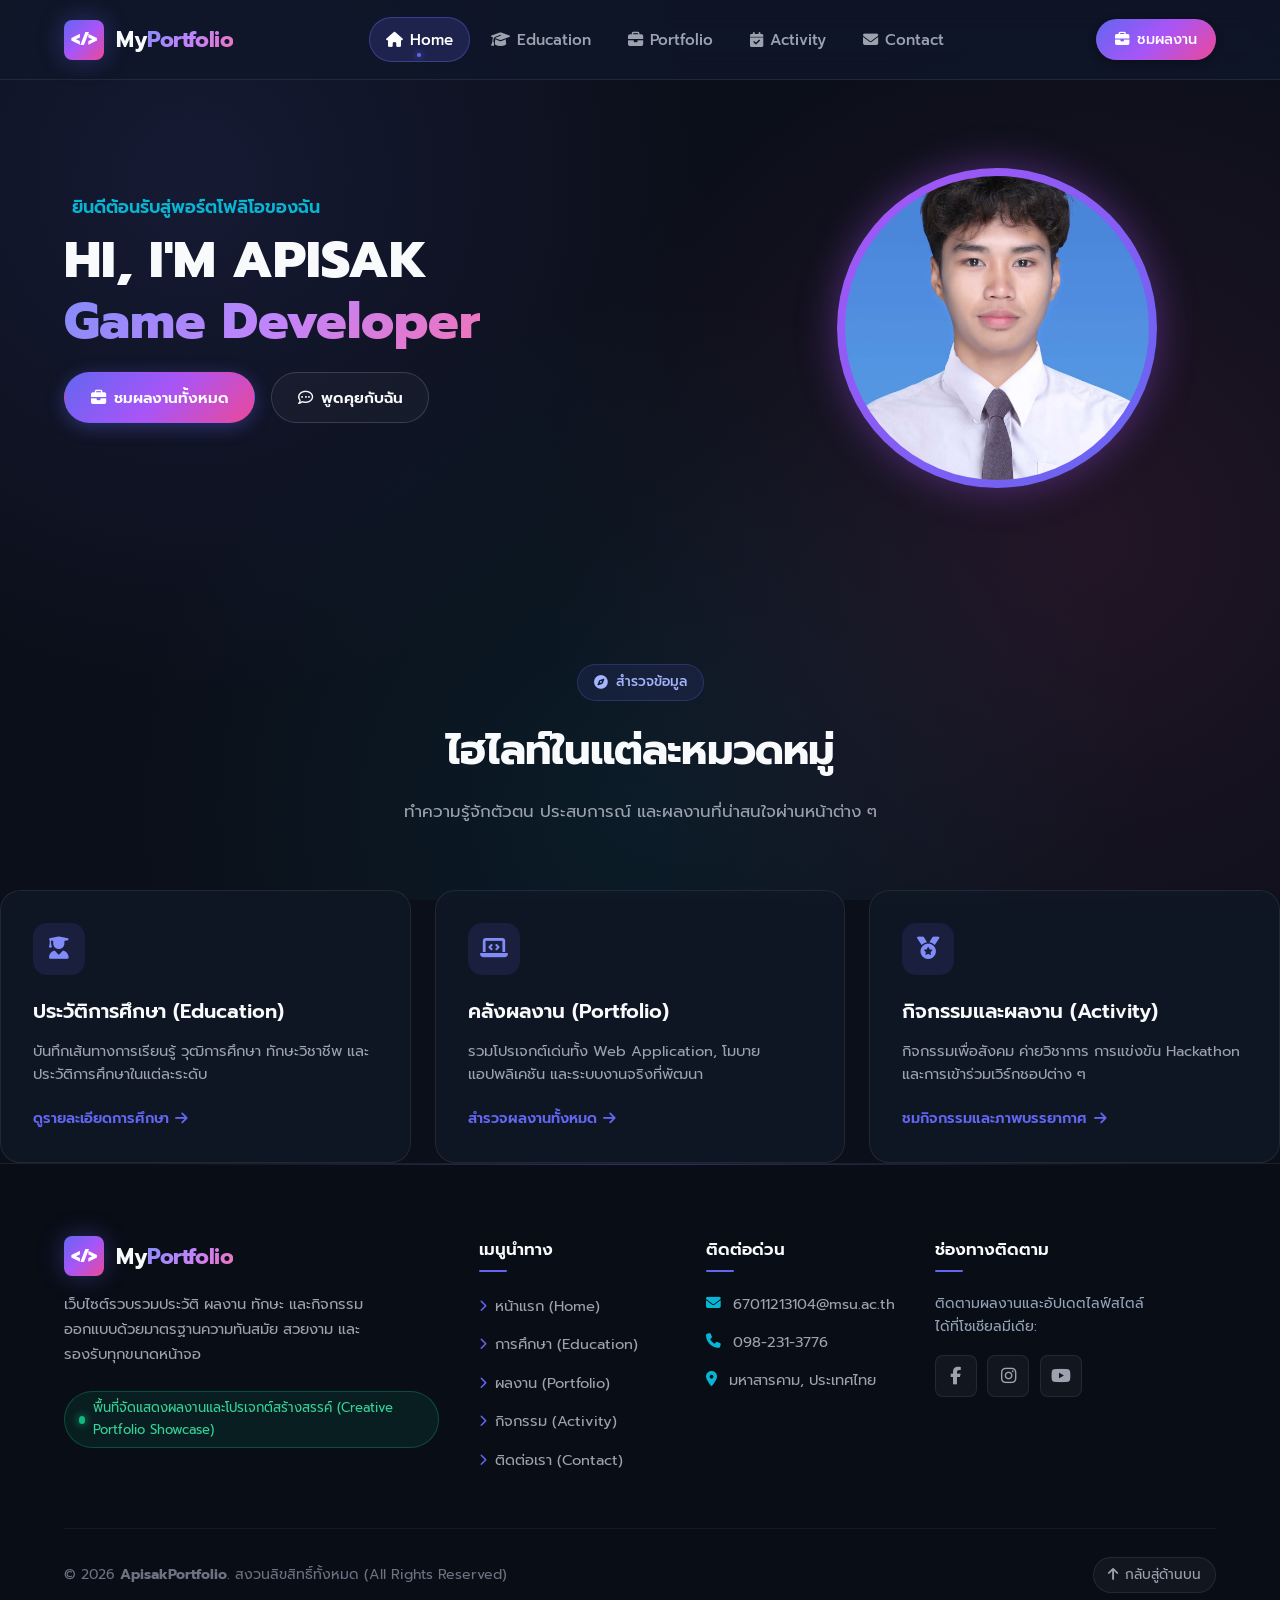
<file: Web portfolio/index.html>
<!DOCTYPE html>
<html lang="th">

<head>
  <meta charset="UTF-8">
  <meta name="viewport" content="width=device-width, initial-scale=1.0">
  <title>หน้าแรก (Home) | Modern Portfolio</title>
  <!-- Google Fonts & Font Awesome Icons -->
  <link rel="stylesheet" href="https://cdnjs.cloudflare.com/ajax/libs/font-awesome/6.5.1/css/all.min.css">
  <link rel="stylesheet" href="css/style.css">
</head>

<body>

  <!-- ================= HEADER & MENU BAR (SHARED) ================= -->
  <header class="site-header">
    <div class="container nav-container">
      <a href="index.html" class="brand-logo">
        <span class="logo-badge">&lt;/&gt;</span>
        <span class="logo-text">My<span>Portfolio</span></span>
      </a>

      <!-- Menu Bar Navigation -->
      <nav class="main-nav" aria-label="Main Navigation">
        <ul class="nav-links">
          <li><a href="index.html" class="nav-link active"><i class="fa-solid fa-house"></i> Home</a></li>
          <li><a href="education.html" class="nav-link"><i class="fa-solid fa-graduation-cap"></i> Education</a></li>
          <li><a href="portfolio.html" class="nav-link"><i class="fa-solid fa-briefcase"></i> Portfolio</a></li>
          <li><a href="activity.html" class="nav-link"><i class="fa-solid fa-calendar-check"></i> Activity</a></li>
          <li><a href="contact.html" class="nav-link"><i class="fa-solid fa-envelope"></i> Contact</a></li>
        </ul>
      </nav>

      <div class="nav-actions">
        <a href="portfolio.html" class="btn-contact-nav">
          <i class="fa-solid fa-briefcase"></i> ชมผลงาน
        </a>
        <button class="mobile-toggle" aria-label="Toggle navigation menu">
          <i class="fa-solid fa-bars"></i>
        </button>
      </div>
    </div>
  </header>

  <!-- ================= MAIN CONTENT (HOME) ================= -->
  <main class="main-content">
    <div class="container">

      <!-- Hero Section -->
      <section class="hero-section">
        <div class="hero-text">
          <div class="hero-greeting">
            <i class="fa-solid fa-hand-wave"></i> ยินดีต้อนรับสู่พอร์ตโฟลิโอของฉัน
          </div>
          <h1 class="hero-title">
            HI, I'M APISAK <br>
            <span class="highlight">Game Developer</span>
          </h1>

          <div class="hero-cta">
            <a href="portfolio.html" class="btn btn-primary">
              <i class="fa-solid fa-briefcase"></i> ชมผลงานทั้งหมด
            </a>
            <a href="contact.html" class="btn btn-outline">
              <i class="fa-regular fa-comment-dots"></i> พูดคุยกับฉัน
            </a>
          </div>
        </div>

        <div class="hero-visual">
          <div class="avatar-wrapper">
            <img src="pic/me3.jpg" alt="Profile" class="avatar-img">
          </div>
        </div>
    </div>
    </section>

    </div>
  </main>

  <!-- Quick Highlights Grid -->
  <section class="quick-highlights">
    <div class="page-header" style="padding-top: 1rem; margin-bottom: 2rem;">
      <span class="page-badge"><i class="fa-solid fa-compass"></i> สำรวจข้อมูล</span>
      <h2 class="page-title">ไฮไลท์ในแต่ละหมวดหมู่</h2>
      <p class="page-subtitle">ทำความรู้จักตัวตน ประสบการณ์ และผลงานที่น่าสนใจผ่านหน้าต่าง ๆ</p>
    </div>

    <div class="quick-features-grid">
      <!-- Card 1: Education -->
      <div class="feature-card">
        <div class="feature-icon"><i class="fa-solid fa-user-graduate"></i></div>
        <h3>ประวัติการศึกษา (Education)</h3>
        <p>บันทึกเส้นทางการเรียนรู้ วุฒิการศึกษา ทักษะวิชาชีพ และประวัติการศึกษาในแต่ละระดับ</p>
        <a href="education.html" class="card-link">ดูรายละเอียดการศึกษา <i class="fa-solid fa-arrow-right"></i></a>
      </div>

      <!-- Card 2: Portfolio -->
      <div class="feature-card">
        <div class="feature-icon"><i class="fa-solid fa-laptop-code"></i></div>
        <h3>คลังผลงาน (Portfolio)</h3>
        <p>รวมโปรเจกต์เด่นทั้ง Web Application, โมบายแอปพลิเคชัน และระบบงานจริงที่พัฒนา</p>
        <a href="portfolio.html" class="card-link">สำรวจผลงานทั้งหมด <i class="fa-solid fa-arrow-right"></i></a>
      </div>

      <!-- Card 3: Activity -->
      <div class="feature-card">
        <div class="feature-icon"><i class="fa-solid fa-medal"></i></div>
        <h3>กิจกรรมและผลงาน (Activity)</h3>
        <p>กิจกรรมเพื่อสังคม ค่ายวิชาการ การแข่งขัน Hackathon และการเข้าร่วมเวิร์กชอปต่าง ๆ</p>
        <a href="activity.html" class="card-link">ชมกิจกรรมและภาพบรรยากาศ <i class="fa-solid fa-arrow-right"></i></a>
      </div>
    </div>
  </section>

  </div>
  </main>

  <!-- ================= FOOTER (SHARED) ================= -->
  <footer class="site-footer">
    <div class="container">
      <div class="footer-grid">

        <!-- Column 1: Brand & Bio -->
        <div class="footer-col-brand">
          <a href="index.html" class="brand-logo">
            <span class="logo-badge">&lt;/&gt;</span>
            <span class="logo-text">My<span>Portfolio</span></span>
          </a>
          <p class="footer-desc">
            เว็บไซต์รวบรวมประวัติ ผลงาน ทักษะ และกิจกรรม ออกแบบด้วยมาตรฐานความทันสมัย สวยงาม และรองรับทุกขนาดหน้าจอ
          </p>
          <div class="footer-badge-status">
            <span class="status-dot"></span> พื้นที่จัดแสดงผลงานและโปรเจกต์สร้างสรรค์ (Creative Portfolio Showcase)
          </div>
        </div>

        <!-- Column 2: Navigation Links -->
        <div class="footer-col">
          <h4 class="footer-title">เมนูนำทาง</h4>
          <ul class="footer-links-list">
            <li class="footer-link-item"><a href="index.html"><i class="fa-solid fa-chevron-right"></i> หน้าแรก
                (Home)</a></li>
            <li class="footer-link-item"><a href="education.html"><i class="fa-solid fa-chevron-right"></i> การศึกษา
                (Education)</a></li>
            <li class="footer-link-item"><a href="portfolio.html"><i class="fa-solid fa-chevron-right"></i> ผลงาน
                (Portfolio)</a></li>
            <li class="footer-link-item"><a href="activity.html"><i class="fa-solid fa-chevron-right"></i> กิจกรรม
                (Activity)</a></li>
            <li class="footer-link-item"><a href="contact.html"><i class="fa-solid fa-chevron-right"></i> ติดต่อเรา
                (Contact)</a></li>
          </ul>
        </div>

        <!-- Column 3: Contact Info -->
        <div class="footer-col">
          <h4 class="footer-title">ติดต่อด่วน</h4>
          <div class="footer-contact-info">
            <div class="contact-info-item">
              <i class="fa-solid fa-envelope"></i>
              <span>67011213104@msu.ac.th</span>
            </div>
            <div class="contact-info-item">
              <i class="fa-solid fa-phone"></i>
              <span>098-231-3776</span>
            </div>
            <div class="contact-info-item">
              <i class="fa-solid fa-location-dot"></i>
              <span>มหาสารคาม, ประเทศไทย</span>
            </div>
          </div>
        </div>

        <!-- Column 4: Social Media -->
        <div class="footer-col">
          <h4 class="footer-title">ช่องทางติดตาม</h4>
          <p style="color: #94a3b8; font-size: 0.88rem; font-weight: normal; margin-bottom: 1rem;">
            ติดตามผลงานและอัปเดตไลฟ์สไตล์<br>ได้ที่โซเชียลมีเดีย:
          </p>
          <div class="social-links">
            <a href="https://facebook.com" target="_blank" rel="noopener noreferrer" class="social-btn facebook"
              title="Facebook">
              <i class="fa-brands fa-facebook-f"></i>
            </a>
            <a href="https://www.instagram.com/_n0ahhhhhh/" target="_blank" rel="noopener noreferrer"
              class="social-btn instagram" title="Instagram">
              <i class="fa-brands fa-instagram"></i>
            </a>
            <a href="https://youtube.com" target="_blank" rel="noopener noreferrer" class="social-btn youtube"
              title="YouTube">
              <i class="fa-brands fa-youtube"></i>
            </a>
          </div>
        </div>

      </div>

      <!-- Footer Bottom (Copyright) -->
      <div class="footer-bottom">
        <div class="copyright-text">
          &copy; 2026 <strong>ApisakPortfolio</strong>. สงวนลิขสิทธิ์ทั้งหมด (All Rights Reserved)
        </div>
        <button id="backToTopBtn" class="back-to-top">
          <i class="fa-solid fa-arrow-up"></i> กลับสู่ด้านบน
        </button>
      </div>
    </div>
  </footer>

  <script src="js/main.js"></script>
</body>

</html>
</file>
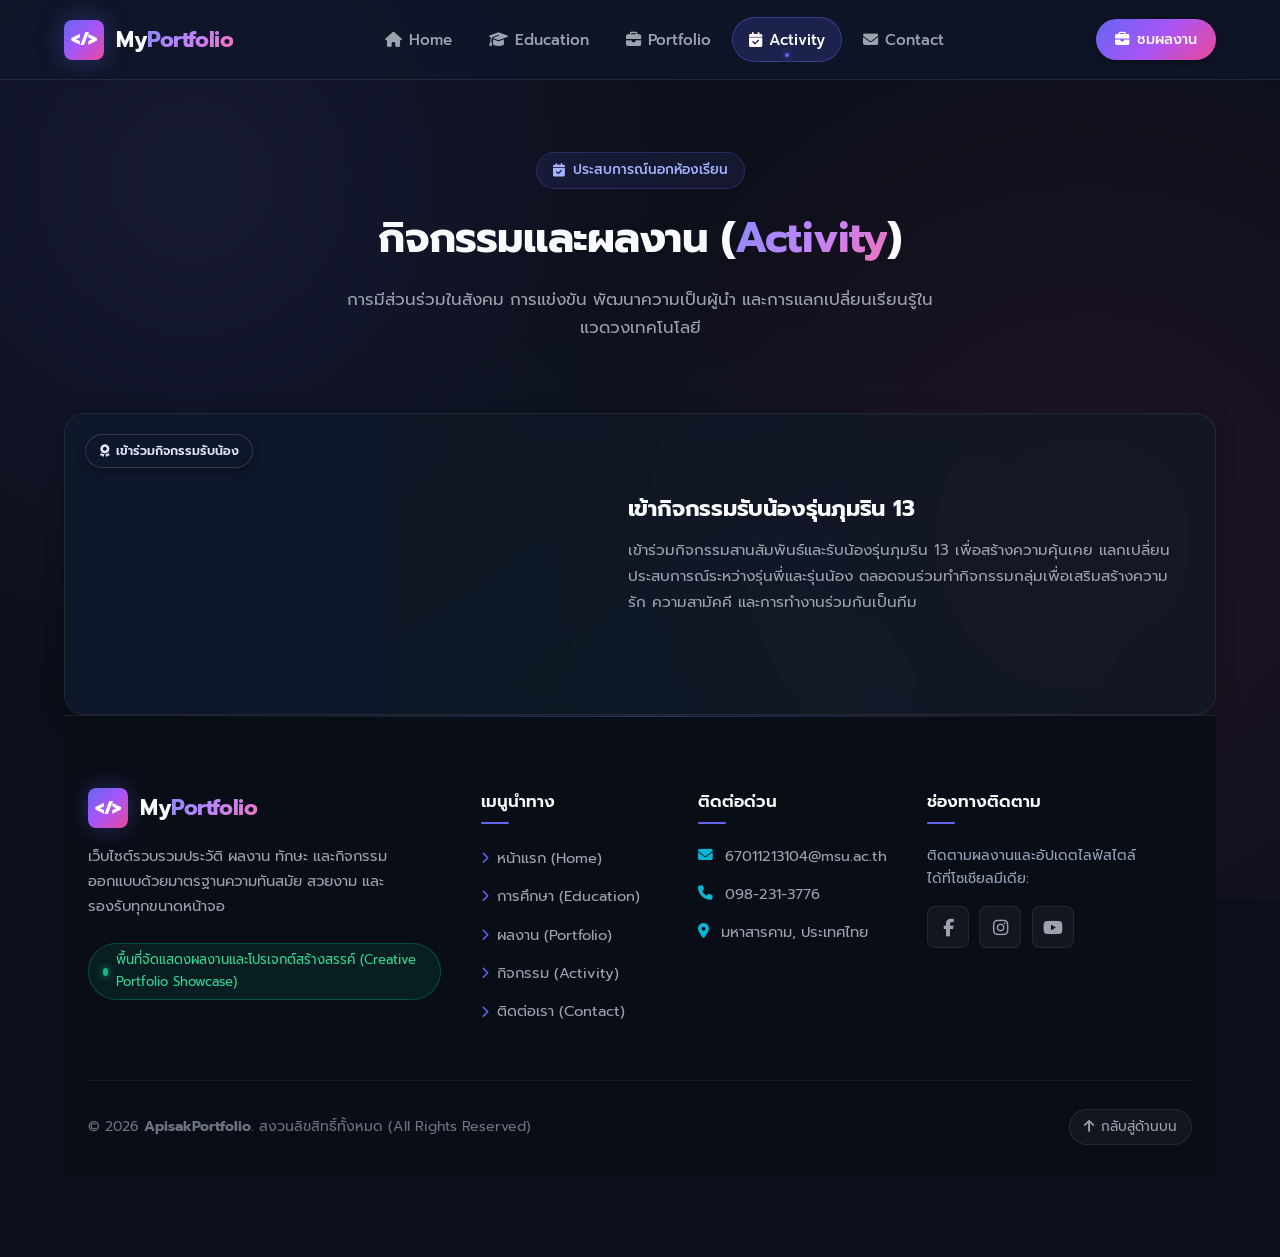
<file: Web portfolio/activity.html>
<!DOCTYPE html>
<html lang="th">

<head>
  <meta charset="UTF-8">
  <meta name="viewport" content="width=device-width, initial-scale=1.0">
  <title>กิจกรรมและประสบการณ์ (Activity) | Modern Portfolio</title>
  <!-- Google Fonts & Font Awesome Icons -->
  <link rel="stylesheet" href="https://cdnjs.cloudflare.com/ajax/libs/font-awesome/6.5.1/css/all.min.css">
  <link rel="stylesheet" href="css/style.css">
</head>

<body>

  <!-- ================= HEADER & MENU BAR (SHARED) ================= -->
  <header class="site-header">
    <div class="container nav-container">
      <a href="index.html" class="brand-logo">
        <span class="logo-badge">&lt;/&gt;</span>
        <span class="logo-text">My<span>Portfolio</span></span>
      </a>

      <!-- Menu Bar Navigation -->
      <nav class="main-nav" aria-label="Main Navigation">
        <ul class="nav-links">
          <li><a href="index.html" class="nav-link"><i class="fa-solid fa-house"></i> Home</a></li>
          <li><a href="education.html" class="nav-link"><i class="fa-solid fa-graduation-cap"></i> Education</a></li>
          <li><a href="portfolio.html" class="nav-link"><i class="fa-solid fa-briefcase"></i> Portfolio</a></li>
          <li><a href="activity.html" class="nav-link active"><i class="fa-solid fa-calendar-check"></i> Activity</a>
          </li>
          <li><a href="contact.html" class="nav-link"><i class="fa-solid fa-envelope"></i> Contact</a></li>
        </ul>
      </nav>

      <div class="nav-actions">
        <a href="portfolio.html" class="btn-contact-nav">
          <i class="fa-solid fa-briefcase"></i> ชมผลงาน
        </a>
        <button class="mobile-toggle" aria-label="Toggle navigation menu">
          <i class="fa-solid fa-bars"></i>
        </button>
      </div>
    </div>
  </header>

  <!-- ================= MAIN CONTENT (ACTIVITY) ================= -->
  <main class="main-content">
    <div class="container">

      <!-- Page Header Banner -->
      <div class="page-header">
        <span class="page-badge"><i class="fa-solid fa-calendar-check"></i> ประสบการณ์นอกห้องเรียน</span>
        <h1 class="page-title">กิจกรรมและผลงาน (<span>Activity</span>)</h1>
        <p class="page-subtitle">การมีส่วนร่วมในสังคม การแข่งขัน พัฒนาความเป็นผู้นำ
          และการแลกเปลี่ยนเรียนรู้ในแวดวงเทคโนโลยี</p>
      </div>

      <!-- Activity List (Paired Image & Description Layout) -->
      <div class="activity-list">

        <!-- Activity 1 -->
        <article class="activity-paired-card">
          <!-- วางทับบรรทัด <div class="activity-img-wrapper"> เดิม -->
          <div class="activity-img-wrapper" style="max-width: 320px; width: 100%; flex-shrink: 0;">
            <!-- แท็ก <video> ด้านล่างนี้เก็บไว้เหมือนเดิมได้เลย -->
            <video autoplay loop muted playsinline class="activity-img">
              <source src="pic/vidio.mp4" type="video/mp4">
              เบราว์เซอร์ของคุณไม่รองรับการเล่นวิดีโอ
            </video>
            <div class="activity-img-overlay"></div>
            <span class="activity-img-badge">
              <i class="fa-solid fa-award"></i> เข้าร่วมกิจกรรมรับน้อง
            </span>
          </div>
          <div class="activity-content">

            <h2 class="activity-title">เข้ากิจกรรมรับน้องรุ่นภุมริน 13
              </span></h2>
            <p class="activity-desc">
              เข้าร่วมกิจกรรมสานสัมพันธ์และรับน้องรุ่นภุมริน 13 เพื่อสร้างความคุ้นเคย
              แลกเปลี่ยนประสบการณ์ระหว่างรุ่นพี่และรุ่นน้อง ตลอดจนร่วมทำกิจกรรมกลุ่มเพื่อเสริมสร้างความรัก ความสามัคคี
              และการทำงานร่วมกันเป็นทีม
            </p>
            </p>
          </div>
        </article>

        

        <!-- ================= FOOTER (SHARED) ================= -->
        <footer class="site-footer">
          <div class="container">
            <div class="footer-grid">

              <!-- Column 1: Brand & Bio -->
              <div class="footer-col-brand">
                <a href="index.html" class="brand-logo">
                  <span class="logo-badge">&lt;/&gt;</span>
                  <span class="logo-text">My<span>Portfolio</span></span>
                </a>
                <p class="footer-desc">
                  เว็บไซต์รวบรวมประวัติ ผลงาน ทักษะ และกิจกรรม ออกแบบด้วยมาตรฐานความทันสมัย สวยงาม
                  และรองรับทุกขนาดหน้าจอ
                </p>
                <div class="footer-badge-status">
                  <span class="status-dot"></span> พื้นที่จัดแสดงผลงานและโปรเจกต์สร้างสรรค์ (Creative Portfolio
                  Showcase)
                </div>
              </div>

              <!-- Column 2: Navigation Links -->
              <div class="footer-col">
                <h4 class="footer-title">เมนูนำทาง</h4>
                <ul class="footer-links-list">
                  <li class="footer-link-item"><a href="index.html"><i class="fa-solid fa-chevron-right"></i> หน้าแรก
                      (Home)</a></li>
                  <li class="footer-link-item"><a href="education.html"><i class="fa-solid fa-chevron-right"></i>
                      การศึกษา
                      (Education)</a></li>
                  <li class="footer-link-item"><a href="portfolio.html"><i class="fa-solid fa-chevron-right"></i> ผลงาน
                      (Portfolio)</a></li>
                  <li class="footer-link-item"><a href="activity.html"><i class="fa-solid fa-chevron-right"></i> กิจกรรม
                      (Activity)</a></li>
                  <li class="footer-link-item"><a href="contact.html"><i class="fa-solid fa-chevron-right"></i>
                      ติดต่อเรา
                      (Contact)</a></li>
                </ul>
              </div>

              <!-- Column 3: Contact Info -->
              <div class="footer-col">
                <h4 class="footer-title">ติดต่อด่วน</h4>
                <div class="footer-contact-info">
                  <div class="contact-info-item">
                    <i class="fa-solid fa-envelope"></i>
                    <span>67011213104@msu.ac.th</span>
                  </div>
                  <div class="contact-info-item">
                    <i class="fa-solid fa-phone"></i>
                    <span>098-231-3776</span>
                  </div>
                  <div class="contact-info-item">
                    <i class="fa-solid fa-location-dot"></i>
                    <span>มหาสารคาม, ประเทศไทย</span>
                  </div>
                </div>
              </div>

              <!-- Column 4: Social Media -->
              <div class="footer-col">
                <h4 class="footer-title">ช่องทางติดตาม</h4>
                <p style="color: #94a3b8; font-size: 0.88rem; font-weight: normal; margin-bottom: 1rem;">
                  ติดตามผลงานและอัปเดตไลฟ์สไตล์<br>ได้ที่โซเชียลมีเดีย:
                </p>
                <div class="social-links">
                  <a href="https://www.facebook.com/apisak.747434" target="_blank" rel="noopener noreferrer"
                    class="social-btn facebook" title="Facebook">
                    <i class="fa-brands fa-facebook-f"></i>
                  </a>
                  <a href="https://www.instagram.com/_n0ahhhhhh/" target="_blank" rel="noopener noreferrer"
                    class="social-btn instagram" title="Instagram">
                    <i class="fa-brands fa-instagram"></i>
                  </a>
                  <a href="https://www.youtube.com/@m1x39" target="_blank" rel="noopener noreferrer"
                    class="social-btn youtube" title="YouTube">
                    <i class="fa-brands fa-youtube"></i>
                  </a>
                </div>
              </div>

            </div>

            <!-- Footer Bottom (Copyright) -->
            <div class="footer-bottom">
              <div class="copyright-text">
                &copy; 2026 <strong>ApisakPortfolio</strong>. สงวนลิขสิทธิ์ทั้งหมด (All Rights Reserved)
              </div>
              <button id="backToTopBtn" class="back-to-top">
                <i class="fa-solid fa-arrow-up"></i> กลับสู่ด้านบน
              </button>
            </div>
          </div>
        </footer>

        <script src="js/main.js"></script>
</body>

</html>
</file>
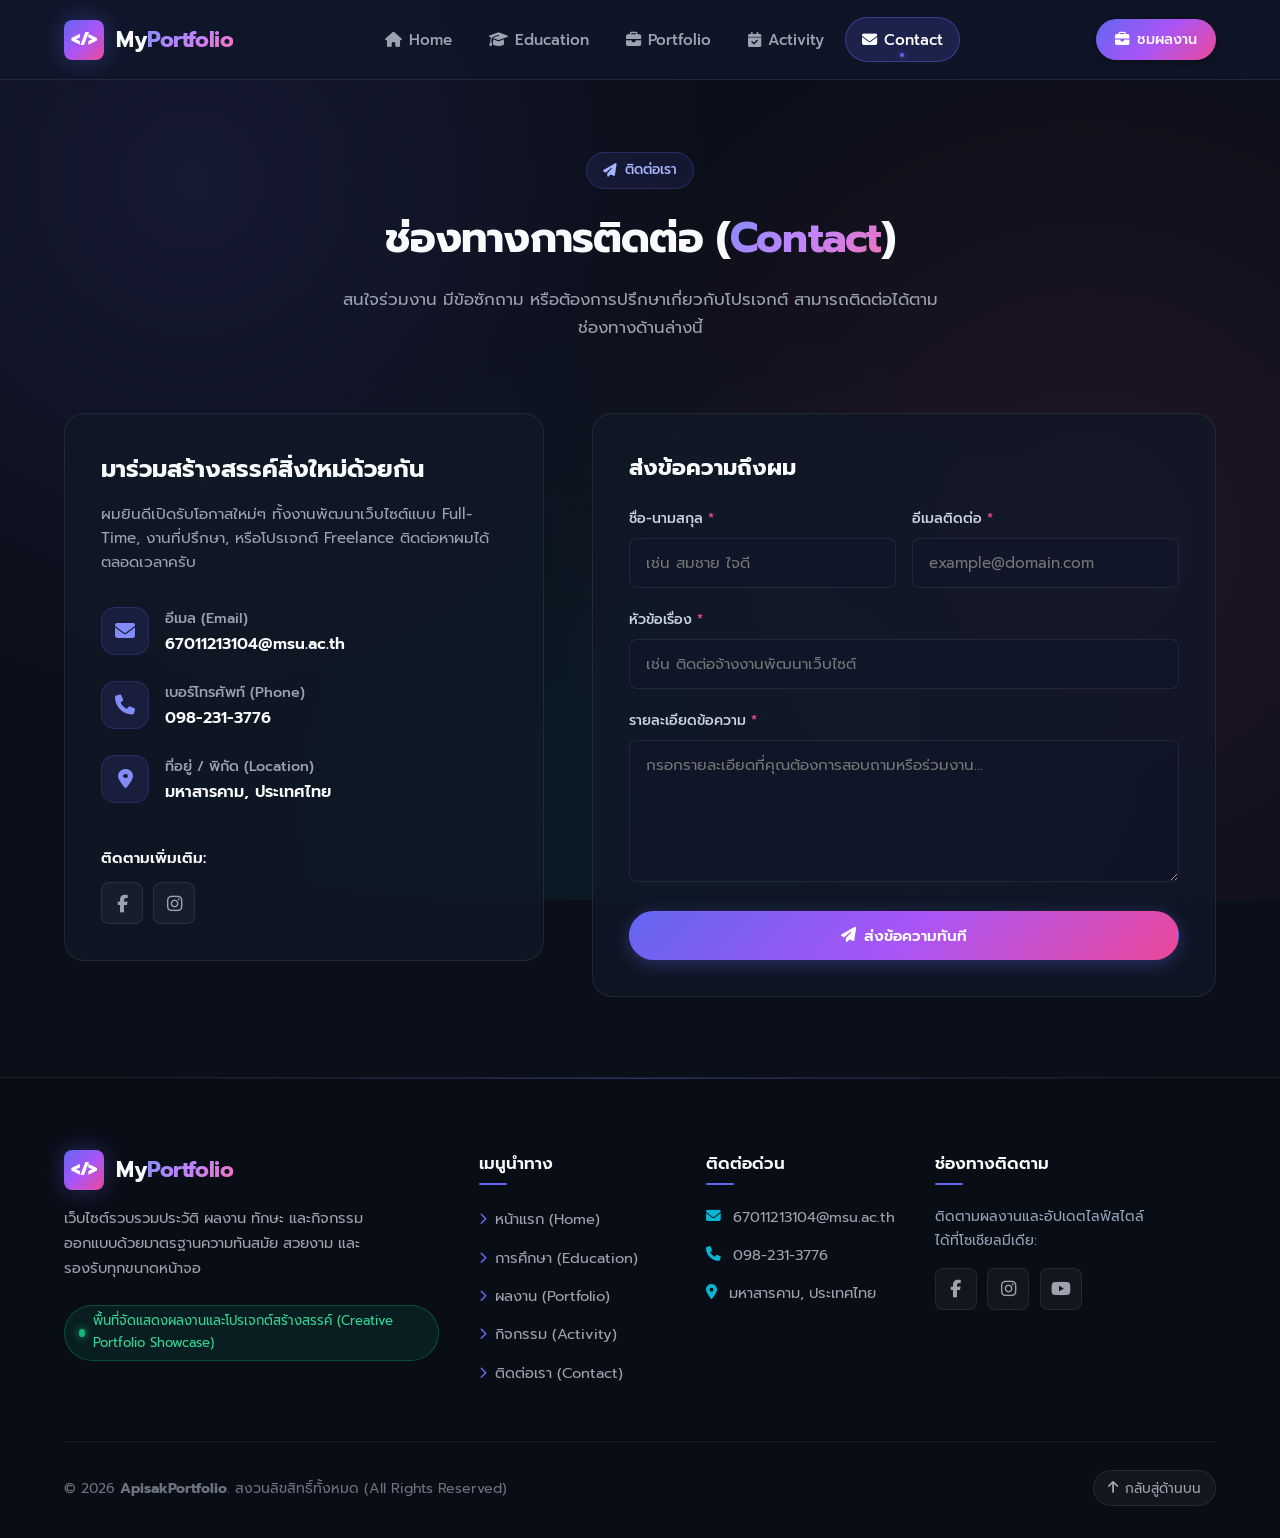
<file: Web portfolio/contact.html>
<!DOCTYPE html>
<html lang="th">

<head>
  <meta charset="UTF-8">
  <meta name="viewport" content="width=device-width, initial-scale=1.0">
  <title>ติดต่อเรา (Contact) | Modern Portfolio</title>
  <!-- Google Fonts & Font Awesome Icons -->
  <link rel="stylesheet" href="https://cdnjs.cloudflare.com/ajax/libs/font-awesome/6.5.1/css/all.min.css">
  <link rel="stylesheet" href="css/style.css">
</head>

<body>

  <!-- ================= HEADER & MENU BAR (SHARED) ================= -->
  <header class="site-header">
    <div class="container nav-container">
      <a href="index.html" class="brand-logo">
        <span class="logo-badge">&lt;/&gt;</span>
        <span class="logo-text">My<span>Portfolio</span></span>
      </a>

      <!-- Menu Bar Navigation -->
      <nav class="main-nav" aria-label="Main Navigation">
        <ul class="nav-links">
          <li><a href="index.html" class="nav-link"><i class="fa-solid fa-house"></i> Home</a></li>
          <li><a href="education.html" class="nav-link"><i class="fa-solid fa-graduation-cap"></i> Education</a></li>
          <li><a href="portfolio.html" class="nav-link"><i class="fa-solid fa-briefcase"></i> Portfolio</a></li>
          <li><a href="activity.html" class="nav-link"><i class="fa-solid fa-calendar-check"></i> Activity</a></li>
          <li><a href="contact.html" class="nav-link active"><i class="fa-solid fa-envelope"></i> Contact</a></li>
        </ul>
      </nav>

      <div class="nav-actions">
        <a href="portfolio.html" class="btn-contact-nav">
          <i class="fa-solid fa-briefcase"></i> ชมผลงาน
        </a>
        <button class="mobile-toggle" aria-label="Toggle navigation menu">
          <i class="fa-solid fa-bars"></i>
        </button>
      </div>
    </div>
  </header>

  <!-- ================= MAIN CONTENT (CONTACT) ================= -->
  <main class="main-content">
    <div class="container">

      <!-- Page Header Banner -->
      <div class="page-header">
        <span class="page-badge"><i class="fa-solid fa-paper-plane"></i> ติดต่อเรา</span>
        <h1 class="page-title">ช่องทางการติดต่อ (<span>Contact</span>)</h1>
        <p class="page-subtitle">สนใจร่วมงาน มีข้อซักถาม หรือต้องการปรึกษาเกี่ยวกับโปรเจกต์
          สามารถติดต่อได้ตามช่องทางด้านล่างนี้</p>
      </div>

      <!-- Contact Layout -->
      <div class="contact-layout">

        <!-- Left: Contact Details Card -->
        <div class="contact-card-info">
          <h3>มาร่วมสร้างสรรค์สิ่งใหม่ด้วยกัน</h3>
          <p>
            ผมยินดีเปิดรับโอกาสใหม่ๆ ทั้งงานพัฒนาเว็บไซต์แบบ Full-Time, งานที่ปรึกษา, หรือโปรเจกต์ Freelance
            ติดต่อหาผมได้ตลอดเวลาครับ
          </p>

          <div class="contact-channels">
            <!-- Email -->
            <div class="channel-item">
              <div class="channel-icon"><i class="fa-solid fa-envelope"></i></div>
              <div class="channel-details">
                <h4>อีเมล (Email)</h4>
                <a href="67011213104@msu.ac.th">67011213104@msu.ac.th</a>
              </div>
            </div>

            <!-- Phone -->
            <div class="channel-item">
              <div class="channel-icon"><i class="fa-solid fa-phone"></i></div>
              <div class="channel-details">
                <h4>เบอร์โทรศัพท์ (Phone)</h4>
                <a href="tel:098-231-3776">098-231-3776</a>
              </div>
            </div>

            <!-- Location -->
            <div class="channel-item">
              <div class="channel-icon"><i class="fa-solid fa-location-dot"></i></div>
              <div class="channel-details">
                <h4>ที่อยู่ / พิกัด (Location)</h4>
                <span>มหาสารคาม, ประเทศไทย</span>
              </div>
            </div>

          </div>

          <div>
            <h4 style="font-size: 0.95rem; font-weight: 600; margin-bottom: 0.75rem;">ติดตามเพิ่มเติม:</h4>
            <div class="social-links" style="margin-top: 0;">
              <a href="https://www.facebook.com/apisak.747434" target="_blank" rel="noopener noreferrer"
                class="social-btn facebook" title="Facebook">
                <i class="fa-brands fa-facebook-f"></i>
              </a>
              <a href="https://www.instagram.com/_n0ahhhhhh/" target="_blank" rel="noopener noreferrer"
                class="social-btn instagram" title="Instagram">
                <i class="fa-brands fa-instagram"></i>
              </a>
            </div>
          </div>
        </div>

        <!-- Right: Contact Form -->
        <div class="contact-form-wrapper">
          <h3 style="font-size: 1.4rem; font-weight: 700; margin-bottom: 1.25rem;">ส่งข้อความถึงผม</h3>

          <div id="formAlert" class="form-alert"></div>

          <form id="contactForm">
            <div class="form-group-row">
              <div class="form-group">
                <label for="name">ชื่อ-นามสกุล <span style="color: var(--secondary);">*</span></label>
                <input type="text" id="name" class="form-control" placeholder="เช่น สมชาย ใจดี" required>
              </div>
              <div class="form-group">
                <label for="email">อีเมลติดต่อ <span style="color: var(--secondary);">*</span></label>
                <input type="email" id="email" class="form-control" placeholder="example@domain.com" required>
              </div>
            </div>

            <div class="form-group">
              <label for="subject">หัวข้อเรื่อง <span style="color: var(--secondary);">*</span></label>
              <input type="text" id="subject" class="form-control" placeholder="เช่น ติดต่อจ้างงานพัฒนาเว็บไซต์"
                required>
            </div>

            <div class="form-group">
              <label for="message">รายละเอียดข้อความ <span style="color: var(--secondary);">*</span></label>
              <textarea id="message" class="form-control" rows="5"
                placeholder="กรอกรายละเอียดที่คุณต้องการสอบถามหรือร่วมงาน..." required></textarea>
            </div>

            <button type="submit" class="btn btn-primary" style="width: 100%;">
              <i class="fa-solid fa-paper-plane"></i> ส่งข้อความทันที
            </button>
          </form>
        </div>

      </div>

    </div>
  </main>

  <!-- ================= FOOTER (SHARED) ================= -->
  <footer class="site-footer">
    <div class="container">
      <div class="footer-grid">

        <!-- Column 1: Brand & Bio -->
        <div class="footer-col-brand">
          <a href="index.html" class="brand-logo">
            <span class="logo-badge">&lt;/&gt;</span>
            <span class="logo-text">My<span>Portfolio</span></span>
          </a>
          <p class="footer-desc">
            เว็บไซต์รวบรวมประวัติ ผลงาน ทักษะ และกิจกรรม ออกแบบด้วยมาตรฐานความทันสมัย สวยงาม และรองรับทุกขนาดหน้าจอ
          </p>
          <div class="footer-badge-status">
            <span class="status-dot"></span> พื้นที่จัดแสดงผลงานและโปรเจกต์สร้างสรรค์ (Creative Portfolio Showcase)
          </div>
        </div>

        <!-- Column 2: Navigation Links -->
        <div class="footer-col">
          <h4 class="footer-title">เมนูนำทาง</h4>
          <ul class="footer-links-list">
            <li class="footer-link-item"><a href="index.html"><i class="fa-solid fa-chevron-right"></i> หน้าแรก
                (Home)</a></li>
            <li class="footer-link-item"><a href="education.html"><i class="fa-solid fa-chevron-right"></i> การศึกษา
                (Education)</a></li>
            <li class="footer-link-item"><a href="portfolio.html"><i class="fa-solid fa-chevron-right"></i> ผลงาน
                (Portfolio)</a></li>
            <li class="footer-link-item"><a href="activity.html"><i class="fa-solid fa-chevron-right"></i> กิจกรรม
                (Activity)</a></li>
            <li class="footer-link-item"><a href="contact.html"><i class="fa-solid fa-chevron-right"></i> ติดต่อเรา
                (Contact)</a></li>
          </ul>
        </div>

        <!-- Column 3: Contact Info -->
        <div class="footer-col">
          <h4 class="footer-title">ติดต่อด่วน</h4>
          <div class="footer-contact-info">
            <div class="contact-info-item">
              <i class="fa-solid fa-envelope"></i>
              <span>67011213104@msu.ac.th</span>
            </div>
            <div class="contact-info-item">
              <i class="fa-solid fa-phone"></i>
              <span>098-231-3776</span>
            </div>
            <div class="contact-info-item">
              <i class="fa-solid fa-location-dot"></i>
              <span>มหาสารคาม, ประเทศไทย</span>
            </div>
          </div>
        </div>

        <!-- Column 4: Social Media -->
        <div class="footer-col">
          <h4 class="footer-title">ช่องทางติดตาม</h4>
          <p style="color: #94a3b8; font-size: 0.88rem; font-weight: normal; margin-bottom: 1rem;">
            ติดตามผลงานและอัปเดตไลฟ์สไตล์<br>ได้ที่โซเชียลมีเดีย:
          </p>
          <div class="social-links">
            <a href="https://www.facebook.com/apisak.747434" target="_blank" rel="noopener noreferrer"
              class="social-btn facebook" title="Facebook">
              <i class="fa-brands fa-facebook-f"></i>
            </a>
            <a href="https://www.instagram.com/_n0ahhhhhh/" target="_blank" rel="noopener noreferrer"
              class="social-btn instagram" title="Instagram">
              <i class="fa-brands fa-instagram"></i>
            </a>
            <a href="https://www.youtube.com/@m1x39" target="_blank" rel="noopener noreferrer"
              class="social-btn youtube" title="YouTube">
              <i class="fa-brands fa-youtube"></i>
            </a>
          </div>
        </div>

      </div>

      <!-- Footer Bottom (Copyright) -->
      <div class="footer-bottom">
        <div class="copyright-text">
          &copy; 2026 <strong>ApisakPortfolio</strong>. สงวนลิขสิทธิ์ทั้งหมด (All Rights Reserved)
        </div>
        <button id="backToTopBtn" class="back-to-top">
          <i class="fa-solid fa-arrow-up"></i> กลับสู่ด้านบน
        </button>
      </div>
    </div>
  </footer>

  <script src="js/main.js"></script>
</body>

</html>
</file>
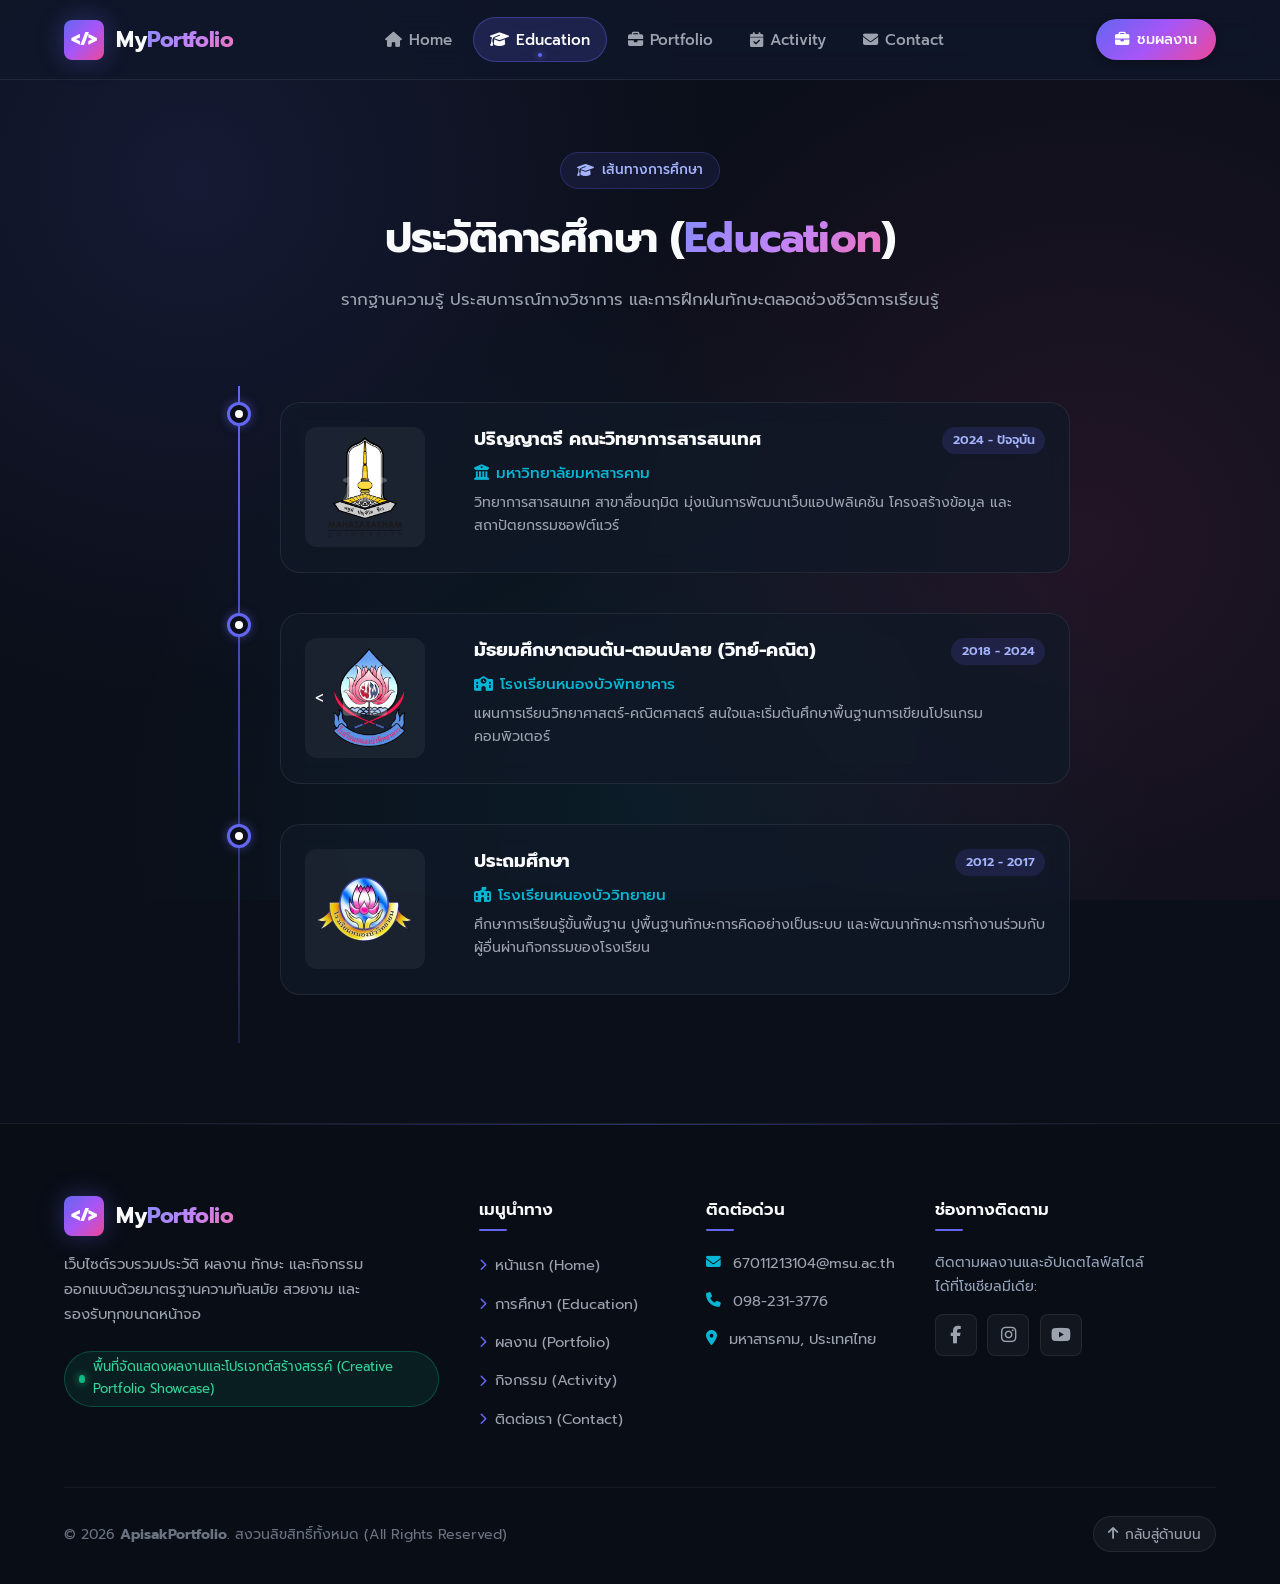
<file: Web portfolio/education.html>
<!DOCTYPE html>
<html lang="th">

<head>
  <meta charset="UTF-8">
  <meta name="viewport" content="width=device-width, initial-scale=1.0">
  <title>ประวัติการศึกษา (Education) | Modern Portfolio</title>
  <!-- Google Fonts & Font Awesome Icons -->
  <link rel="stylesheet" href="https://cdnjs.cloudflare.com/ajax/libs/font-awesome/6.5.1/css/all.min.css">
  <link rel="stylesheet" href="css/style.css">
</head>

<body>

  <!-- ================= HEADER & MENU BAR (SHARED) ================= -->
  <header class="site-header">
    <div class="container nav-container">
      <a href="index.html" class="brand-logo">
        <span class="logo-badge">&lt;/&gt;</span>
        <span class="logo-text">My<span>Portfolio</span></span>
      </a>

      <!-- Menu Bar Navigation -->
      <nav class="main-nav" aria-label="Main Navigation">
        <ul class="nav-links">
          <li><a href="index.html" class="nav-link"><i class="fa-solid fa-house"></i> Home</a></li>
          <li><a href="education.html" class="nav-link active"><i class="fa-solid fa-graduation-cap"></i> Education</a>
          </li>
          <li><a href="portfolio.html" class="nav-link"><i class="fa-solid fa-briefcase"></i> Portfolio</a></li>
          <li><a href="activity.html" class="nav-link"><i class="fa-solid fa-calendar-check"></i> Activity</a></li>
          <li><a href="contact.html" class="nav-link"><i class="fa-solid fa-envelope"></i> Contact</a></li>
        </ul>
      </nav>

      <div class="nav-actions">
        <a href="portfolio.html" class="btn-contact-nav">
          <i class="fa-solid fa-briefcase"></i> ชมผลงาน
        </a>
        <button class="mobile-toggle" aria-label="Toggle navigation menu">
          <i class="fa-solid fa-bars"></i>
        </button>
      </div>
    </div>
  </header>

  <!-- ================= MAIN CONTENT (EDUCATION) ================= -->
  <main class="main-content">
    <div class="container">

      <!-- Page Header Banner -->
      <div class="page-header">
        <span class="page-badge"><i class="fa-solid fa-graduation-cap"></i> เส้นทางการศึกษา</span>
        <h1 class="page-title">ประวัติการศึกษา (<span>Education</span>)</h1>
        <p class="page-subtitle">รากฐานความรู้ ประสบการณ์ทางวิชาการ และการฝึกฝนทักษะตลอดช่วงชีวิตการเรียนรู้</p>
      </div>

      <!-- Education Timeline -->
      <section class="timeline-container">

        <!-- Timeline Item 1: Bachelor's Degree -->
        <div class="timeline-item">
          <div class="timeline-node"></div>
          <div class="timeline-card">
            <div class="timeline-img-box">
              <img class="timeline-img" src="pic/msu.png" alt="MSU Logo">
              <i class="fa-solid fa-graduation-cap timeline-img-fallback"></i>
            </div>
            <div class="timeline-body">
              <div class="timeline-card-header">
                <h3 class="degree-title">ปริญญาตรี คณะวิทยาการสารสนเทศ</h3>
                <span class="timeline-period">2024 - ปัจจุบัน</span>
              </div>
              <div class="institution-name">
                <i class="fa-solid fa-building-columns"></i> มหาวิทยาลัยมหาสารคาม
              </div>
              <p>
                วิทยาการสารสนเทศ สาขาสื่อนฤมิต มุ่งเน้นการพัฒนาเว็บแอปพลิเคชัน โครงสร้างข้อมูล และสถาปัตยกรรมซอฟต์แวร์
              </p>
            </div>
          </div>
        </div>

        <!-- Timeline Item 2: High School -->
        <div class="timeline-item">
          <div class="timeline-node"></div>
          <div class="timeline-card">
            <div class="timeline-img-box">
              <<img class="timeline-img" src="pic/school.webp" alt="School Logo">
                <i class="fa-solid fa-school timeline-img-fallback"></i>
            </div>
            <div class="timeline-body">
              <div class="timeline-card-header">
                <h3 class="degree-title">มัธยมศึกษาตอนต้น-ตอนปลาย (วิทย์-คณิต)</h3>
                <span class="timeline-period"> 2018 - 2024</span>
              </div>
              <div class="institution-name">
                <i class="fa-solid fa-school"></i> โรงเรียนหนองบัวพิทยาคาร
              </div>
              <p>
                แผนการเรียนวิทยาศาสตร์-คณิตศาสตร์ สนใจและเริ่มต้นศึกษาพื้นฐานการเขียนโปรแกรมคอมพิวเตอร์
              </p>
            </div>
          </div>
        </div>

        <!-- Timeline Item 3: Junior High School -->
        <div class="timeline-item">
          <div class="timeline-node"></div>
          <div class="timeline-card">
            <div class="timeline-img-box">
              <img class="timeline-img" src="pic/NBW.png" alt="School Logo">
              <i class="fa-solid fa-school-flag timeline-img-fallback"></i>
            </div>
            <div class="timeline-body">
              <div class="timeline-card-header">
                <h3 class="degree-title">ประถมศึกษา</h3>
                <span class="timeline-period">2012 - 2017</span>
              </div>
              <div class="institution-name">
                <i class="fa-solid fa-school-flag"></i> โรงเรียนหนองบัววิทยายน
              </div>
              <p>
                ศึกษาการเรียนรู้ขั้นพื้นฐาน ปูพื้นฐานทักษะการคิดอย่างเป็นระบบ
                และพัฒนาทักษะการทำงานร่วมกับผู้อื่นผ่านกิจกรรมของโรงเรียน
              </p>
            </div>
          </div>
        </div>

      </section>

    </div>
  </main>

  <!-- ================= FOOTER (SHARED) ================= -->
  <footer class="site-footer">
    <div class="container">
      <div class="footer-grid">

        <!-- Column 1: Brand & Bio -->
        <div class="footer-col-brand">
          <a href="index.html" class="brand-logo">
            <span class="logo-badge">&lt;/&gt;</span>
            <span class="logo-text">My<span>Portfolio</span></span>
          </a>
          <p class="footer-desc">
            เว็บไซต์รวบรวมประวัติ ผลงาน ทักษะ และกิจกรรม ออกแบบด้วยมาตรฐานความทันสมัย สวยงาม และรองรับทุกขนาดหน้าจอ
          </p>
          <div class="footer-badge-status">
            <span class="status-dot"></span> พื้นที่จัดแสดงผลงานและโปรเจกต์สร้างสรรค์ (Creative Portfolio Showcase)
          </div>
        </div>

        <!-- Column 2: Navigation Links -->
        <div class="footer-col">
          <h4 class="footer-title">เมนูนำทาง</h4>
          <ul class="footer-links-list">
            <li class="footer-link-item"><a href="index.html"><i class="fa-solid fa-chevron-right"></i> หน้าแรก
                (Home)</a></li>
            <li class="footer-link-item"><a href="education.html"><i class="fa-solid fa-chevron-right"></i> การศึกษา
                (Education)</a></li>
            <li class="footer-link-item"><a href="portfolio.html"><i class="fa-solid fa-chevron-right"></i> ผลงาน
                (Portfolio)</a></li>
            <li class="footer-link-item"><a href="activity.html"><i class="fa-solid fa-chevron-right"></i> กิจกรรม
                (Activity)</a></li>
            <li class="footer-link-item"><a href="contact.html"><i class="fa-solid fa-chevron-right"></i> ติดต่อเรา
                (Contact)</a></li>
          </ul>
        </div>

        <!-- Column 3: Contact Info -->
        <div class="footer-col">
          <h4 class="footer-title">ติดต่อด่วน</h4>
          <div class="footer-contact-info">
            <div class="contact-info-item">
              <i class="fa-solid fa-envelope"></i>
              <span>67011213104@msu.ac.th</span>
            </div>
            <div class="contact-info-item">
              <i class="fa-solid fa-phone"></i>
              <span>098-231-3776</span>
            </div>
            <div class="contact-info-item">
              <i class="fa-solid fa-location-dot"></i>
              <span>มหาสารคาม, ประเทศไทย</span>
            </div>
          </div>
        </div>

        <!-- Column 4: Social Media -->
        <div class="footer-col">
          <h4 class="footer-title">ช่องทางติดตาม</h4>
          <p style="color: #94a3b8; font-size: 0.88rem; font-weight: normal; margin-bottom: 1rem;">
            ติดตามผลงานและอัปเดตไลฟ์สไตล์<br>ได้ที่โซเชียลมีเดีย:
          </p>
          <div class="social-links">
            <a href="https://www.facebook.com/apisak.747434" target="_blank" rel="noopener noreferrer"
              class="social-btn facebook" title="Facebook">
              <i class="fa-brands fa-facebook-f"></i>
            </a>
            <a href="https://www.instagram.com/_n0ahhhhhh/" target="_blank" rel="noopener noreferrer"
              class="social-btn instagram" title="Instagram">
              <i class="fa-brands fa-instagram"></i>
            </a>
            <a href="https://www.youtube.com/@m1x39" target="_blank" rel="noopener noreferrer"
              class="social-btn youtube" title="YouTube">
              <i class="fa-brands fa-youtube"></i>
            </a>
          </div>
        </div>

      </div>

      <!-- Footer Bottom (Copyright) -->
      <div class="footer-bottom">
        <div class="copyright-text">
          &copy; 2026 <strong>ApisakPortfolio</strong>. สงวนลิขสิทธิ์ทั้งหมด (All Rights Reserved)
        </div>
        <button id="backToTopBtn" class="back-to-top">
          <i class="fa-solid fa-arrow-up"></i> กลับสู่ด้านบน
        </button>
      </div>
    </div>
  </footer>

  <script src="js/main.js"></script>
</body>

</html>
</file>
<file: Web portfolio/css/style.css>
/* ===================================================================
   PORTFOLIO WEBSITE - MAIN STYLESHEET
   Design: Modern, Sleek, Responsive, Dark Theme with Glassmorphism
   Typography: Prompt & Inter
   =================================================================== */

@import url('https://fonts.googleapis.com/css2?family=Prompt:ital,wght@0,300;0,400;0,500;0,600;0,700;1,300&family=Plus+Jakarta+Sans:wght@400;500;600;700;800&display=swap');

:root {
  /* Colors */
  --bg-body: #0b0f19;
  --bg-surface: #111827;
  --bg-card: rgba(17, 24, 39, 0.75);
  --bg-card-hover: rgba(31, 41, 55, 0.85);
  --bg-glass: rgba(15, 23, 42, 0.8);

  --border-color: rgba(255, 255, 255, 0.08);
  --border-hover: rgba(99, 102, 241, 0.5);

  --text-main: #f9fafb;
  --text-muted: #9ca3af;
  --text-dim: #6b7280;

  --primary: #6366f1;
  --primary-hover: #4f46e5;
  --secondary: #ec4899;
  --accent-cyan: #06b6d4;
  --accent-amber: #f59e0b;
  --accent-emerald: #10b981;

  --gradient-brand: linear-gradient(135deg, #6366f1 0%, #a855f7 50%, #ec4899 100%);
  --gradient-text: linear-gradient(135deg, #818cf8 0%, #c084fc 50%, #f472b6 100%);
  --gradient-dark: linear-gradient(180deg, rgba(17, 24, 39, 0) 0%, rgba(11, 15, 25, 1) 100%);

  /* Shadow & Glow */
  --shadow-sm: 0 2px 8px rgba(0, 0, 0, 0.3);
  --shadow-md: 0 8px 24px rgba(0, 0, 0, 0.4);
  --shadow-lg: 0 16px 40px rgba(0, 0, 0, 0.5);
  --glow-primary: 0 0 25px rgba(99, 102, 241, 0.35);

  /* Radius */
  --radius-sm: 8px;
  --radius-md: 14px;
  --radius-lg: 20px;
  --radius-full: 9999px;

  /* Transitions */
  --transition-fast: 0.2s ease;
  --transition-normal: 0.3s cubic-bezier(0.4, 0, 0.2, 1);

  /* Layout */
  --max-width: 1200px;
  --nav-height: 80px;
}

/* Base Reset */
*, *::before, *::after {
  margin: 0;
  padding: 0;
  box-sizing: border-box;
}

html {
  scroll-behavior: smooth;
  font-size: 16px;
}

body {
  font-family: 'Prompt', 'Plus Jakarta Sans', sans-serif;
  background-color: var(--bg-body);
  color: var(--text-main);
  line-height: 1.65;
  overflow-x: hidden;
  min-height: 100vh;
  display: flex;
  flex-direction: column;
  background-image: 
    radial-gradient(circle at 15% 20%, rgba(99, 102, 241, 0.12) 0%, transparent 40%),
    radial-gradient(circle at 85% 60%, rgba(236, 72, 153, 0.1) 0%, transparent 45%),
    radial-gradient(circle at 50% 90%, rgba(6, 182, 212, 0.08) 0%, transparent 50%);
  background-attachment: fixed;
}

a {
  color: inherit;
  text-decoration: none;
  transition: var(--transition-fast);
}

ul {
  list-style: none;
}

img {
  max-width: 100%;
  height: auto;
  display: block;
}

button, input, textarea {
  font-family: inherit;
}

.container {
  width: 100%;
  max-width: var(--max-width);
  margin: 0 auto;
  padding: 0 1.5rem;
}

/* ===================================================================
   SHARED HEADER & MENU BAR
   =================================================================== */

.site-header {
  position: sticky;
  top: 0;
  left: 0;
  width: 100%;
  height: var(--nav-height);
  background: var(--bg-glass);
  backdrop-filter: blur(16px);
  -webkit-backdrop-filter: blur(16px);
  border-bottom: 1px solid var(--border-color);
  z-index: 1000;
  transition: all 0.3s ease;
}

.site-header.scrolled {
  height: 70px;
  background: rgba(11, 15, 25, 0.95);
  box-shadow: 0 4px 20px rgba(0, 0, 0, 0.4);
}

.nav-container {
  display: flex;
  align-items: center;
  justify-content: space-between;
  height: 100%;
}

/* Logo */
.brand-logo {
  display: flex;
  align-items: center;
  gap: 0.75rem;
  font-weight: 700;
  font-size: 1.35rem;
  color: var(--text-main);
  letter-spacing: -0.02em;
}

.logo-badge {
  width: 40px;
  height: 40px;
  display: flex;
  align-items: center;
  justify-content: center;
  background: var(--gradient-brand);
  color: #fff;
  border-radius: var(--radius-sm);
  font-size: 1.1rem;
  font-weight: 800;
  box-shadow: var(--glow-primary);
}

.logo-text span {
  background: var(--gradient-text);
  -webkit-background-clip: text;
  -webkit-text-fill-color: transparent;
}

/* Navigation Links */
.main-nav {
  display: flex;
  align-items: center;
  gap: 0.5rem;
}

.nav-links {
  display: flex;
  align-items: center;
  gap: 0.35rem;
}

.nav-link {
  display: flex;
  align-items: center;
  gap: 0.4rem;
  padding: 0.55rem 1rem;
  color: var(--text-muted);
  font-weight: 500;
  font-size: 0.95rem;
  border-radius: var(--radius-full);
  transition: var(--transition-fast);
  position: relative;
}

.nav-link:hover {
  color: var(--text-main);
  background: rgba(255, 255, 255, 0.05);
}

.nav-link.active {
  color: #ffffff;
  background: rgba(99, 102, 241, 0.18);
  border: 1px solid rgba(99, 102, 241, 0.4);
}

.nav-link.active::after {
  content: '';
  position: absolute;
  bottom: 4px;
  left: 50%;
  transform: translateX(-50%);
  width: 4px;
  height: 4px;
  border-radius: 50%;
  background: var(--primary);
  box-shadow: 0 0 6px var(--primary);
}

/* Nav Actions (Buttons & Toggle) */
.nav-actions {
  display: flex;
  align-items: center;
  gap: 1rem;
}

.btn-contact-nav {
  display: inline-flex;
  align-items: center;
  gap: 0.5rem;
  padding: 0.55rem 1.2rem;
  background: var(--gradient-brand);
  color: #ffffff;
  font-weight: 500;
  font-size: 0.9rem;
  border-radius: var(--radius-full);
  box-shadow: var(--shadow-sm);
  transition: var(--transition-normal);
}

.btn-contact-nav:hover {
  transform: translateY(-2px);
  box-shadow: var(--glow-primary);
  color: #ffffff;
}

/* Mobile Hamburger Toggle */
.mobile-toggle {
  display: none;
  background: transparent;
  border: none;
  color: var(--text-main);
  font-size: 1.5rem;
  cursor: pointer;
  padding: 0.4rem;
  border-radius: var(--radius-sm);
}

.mobile-toggle:hover {
  background: rgba(255, 255, 255, 0.08);
}

/* ===================================================================
   SHARED FOOTER
   =================================================================== */

.site-footer {
  margin-top: auto;
  background: #090d16;
  border-top: 1px solid var(--border-color);
  padding: 4.5rem 0 2rem;
  position: relative;
  overflow: hidden;
}

.site-footer::before {
  content: '';
  position: absolute;
  top: 0;
  left: 10%;
  width: 80%;
  height: 1px;
  background: linear-gradient(90deg, transparent, rgba(99, 102, 241, 0.4), transparent);
}

.footer-grid {
  display: grid;
  grid-template-columns: 2fr 1fr 1fr 1.5fr;
  gap: 2.5rem;
  margin-bottom: 3.5rem;
}

.footer-col-brand .brand-logo {
  margin-bottom: 1rem;
}

.footer-desc {
  color: var(--text-muted);
  font-size: 0.92rem;
  line-height: 1.7;
  margin-bottom: 1.5rem;
  max-width: 320px;
}

.footer-badge-status {
  display: inline-flex;
  align-items: center;
  gap: 0.5rem;
  padding: 0.35rem 0.85rem;
  background: rgba(16, 185, 129, 0.1);
  border: 1px solid rgba(16, 185, 129, 0.3);
  border-radius: var(--radius-full);
  font-size: 0.82rem;
  color: #34d399;
}

.status-dot {
  width: 8px;
  height: 8px;
  border-radius: 50%;
  background: #10b981;
  box-shadow: 0 0 8px #10b981;
  animation: pulse-dot 2s infinite;
}

@keyframes pulse-dot {
  0% { transform: scale(0.95); box-shadow: 0 0 0 0 rgba(16, 185, 129, 0.7); }
  70% { transform: scale(1); box-shadow: 0 0 0 6px rgba(16, 185, 129, 0); }
  100% { transform: scale(0.95); box-shadow: 0 0 0 0 rgba(16, 185, 129, 0); }
}

.footer-title {
  font-size: 1.05rem;
  font-weight: 600;
  color: var(--text-main);
  margin-bottom: 1.25rem;
  position: relative;
  padding-bottom: 0.5rem;
}

.footer-title::after {
  content: '';
  position: absolute;
  bottom: 0;
  left: 0;
  width: 28px;
  height: 2px;
  background: var(--primary);
  border-radius: 2px;
}

.footer-links-list {
  display: flex;
  flex-direction: column;
  gap: 0.75rem;
}

.footer-link-item a {
  color: var(--text-muted);
  font-size: 0.92rem;
  display: inline-flex;
  align-items: center;
  gap: 0.5rem;
  transition: var(--transition-fast);
}

.footer-link-item a:hover {
  color: #ffffff;
  transform: translateX(4px);
}

.footer-link-item a i {
  font-size: 0.75rem;
  color: var(--primary);
}

.footer-contact-info {
  display: flex;
  flex-direction: column;
  gap: 0.85rem;
}

.contact-info-item {
  display: flex;
  align-items: flex-start;
  gap: 0.75rem;
  color: var(--text-muted);
  font-size: 0.92rem;
}

.contact-info-item i {
  color: var(--accent-cyan);
  margin-top: 0.25rem;
}

/* Social Media Section in Footer */
.social-links {
  display: flex;
  flex-wrap: wrap;
  gap: 0.65rem;
  margin-top: 1rem;
}

.social-btn {
  width: 42px;
  height: 42px;
  border-radius: var(--radius-sm);
  background: rgba(255, 255, 255, 0.04);
  border: 1px solid var(--border-color);
  display: flex;
  align-items: center;
  justify-content: center;
  color: var(--text-muted);
  font-size: 1.1rem;
  transition: var(--transition-normal);
  position: relative;
}

.social-btn:hover {
  color: #ffffff;
  transform: translateY(-3px);
  border-color: rgba(255, 255, 255, 0.2);
}

.social-btn.github:hover {
  background: #24292e;
  box-shadow: 0 4px 15px rgba(255, 255, 255, 0.15);
}
.social-btn.linkedin:hover {
  background: #0077b5;
  box-shadow: 0 4px 15px rgba(0, 119, 181, 0.4);
}
.social-btn.facebook:hover {
  background: #1877f2;
  box-shadow: 0 4px 15px rgba(24, 119, 242, 0.4);
}
.social-btn.instagram:hover {
  background: linear-gradient(45deg, #f09433 0%, #e6683c 25%, #dc2743 50%, #cc2366 75%, #bc1888 100%);
  box-shadow: 0 4px 15px rgba(220, 39, 67, 0.4);
}
.social-btn.youtube:hover {
  background: #ff0000;
  box-shadow: 0 4px 15px rgba(255, 0, 0, 0.4);
}

/* Footer Bottom Bar (Copyright) */
.footer-bottom {
  padding-top: 1.75rem;
  border-top: 1px solid rgba(255, 255, 255, 0.05);
  display: flex;
  align-items: center;
  justify-content: space-between;
  flex-wrap: wrap;
  gap: 1rem;
  font-size: 0.88rem;
  color: var(--text-dim);
}

.copyright-text span {
  color: var(--text-muted);
}

.back-to-top {
  display: inline-flex;
  align-items: center;
  gap: 0.4rem;
  color: var(--text-muted);
  background: rgba(255, 255, 255, 0.04);
  padding: 0.4rem 0.9rem;
  border-radius: var(--radius-full);
  border: 1px solid var(--border-color);
  font-size: 0.85rem;
  cursor: pointer;
  transition: var(--transition-fast);
}

.back-to-top:hover {
  color: #fff;
  border-color: var(--primary);
  background: rgba(99, 102, 241, 0.15);
}

/* ===================================================================
   COMMON PAGE LAYOUT & COMPONENTS
   =================================================================== */

.main-content {
  flex: 1;
  padding: 2.5rem 0 5rem;
}

/* Page Header Banner */
.page-header {
  text-align: center;
  margin-bottom: 3.5rem;
  position: relative;
  padding: 2rem 0 1rem;
}

.page-badge {
  display: inline-flex;
  align-items: center;
  gap: 0.5rem;
  padding: 0.4rem 1rem;
  background: rgba(99, 102, 241, 0.1);
  border: 1px solid rgba(99, 102, 241, 0.25);
  border-radius: var(--radius-full);
  font-size: 0.85rem;
  font-weight: 500;
  color: #a5b4fc;
  margin-bottom: 1rem;
}

.page-title {
  font-size: 2.6rem;
  font-weight: 700;
  letter-spacing: -0.02em;
  margin-bottom: 0.75rem;
}

.page-title span {
  background: var(--gradient-text);
  -webkit-background-clip: text;
  -webkit-text-fill-color: transparent;
}

.page-subtitle {
  color: var(--text-muted);
  font-size: 1.05rem;
  max-width: 600px;
  margin: 0 auto;
}

/* Common Buttons */
.btn {
  display: inline-flex;
  align-items: center;
  justify-content: center;
  gap: 0.5rem;
  padding: 0.75rem 1.6rem;
  font-weight: 600;
  font-size: 0.95rem;
  border-radius: var(--radius-full);
  cursor: pointer;
  border: 1px solid transparent;
  transition: var(--transition-normal);
}

.btn-primary {
  background: var(--gradient-brand);
  color: #ffffff;
  box-shadow: 0 4px 18px rgba(99, 102, 241, 0.35);
}

.btn-primary:hover {
  transform: translateY(-2px);
  box-shadow: var(--glow-primary);
  color: #ffffff;
}

.btn-outline {
  background: rgba(255, 255, 255, 0.03);
  border-color: rgba(255, 255, 255, 0.15);
  color: var(--text-main);
}

.btn-outline:hover {
  background: rgba(255, 255, 255, 0.08);
  border-color: rgba(255, 255, 255, 0.3);
  transform: translateY(-2px);
}

/* ===================================================================
   PAGE SPECIFIC: HOME (index.html)
   =================================================================== */

.hero-section {
  display: grid;
  grid-template-columns: 1.2fr 0.8fr;
  align-items: center;
  gap: 3.5rem;
  padding: 3rem 0 5rem;
}

.hero-greeting {
  font-size: 1.1rem;
  font-weight: 600;
  color: var(--accent-cyan);
  margin-bottom: 0.5rem;
  display: flex;
  align-items: center;
  gap: 0.5rem;
}

.hero-title {
  font-size: 3.2rem;
  font-weight: 800;
  line-height: 1.2;
  margin-bottom: 1.25rem;
}

.hero-title .highlight {
  background: var(--gradient-text);
  -webkit-background-clip: text;
  -webkit-text-fill-color: transparent;
}

.hero-description {
  color: var(--text-muted);
  font-size: 1.1rem;
  line-height: 1.8;
  margin-bottom: 2rem;
  max-width: 560px;
}

.hero-cta {
  display: flex;
  align-items: center;
  gap: 1rem;
  margin-bottom: 2.5rem;
  flex-wrap: wrap;
}

.hero-stats {
  display: flex;
  gap: 2.5rem;
  padding-top: 1.5rem;
  border-top: 1px solid var(--border-color);
}

.stat-item h3 {
  font-size: 2rem;
  font-weight: 700;
  color: var(--text-main);
}

.stat-item p {
  color: var(--text-muted);
  font-size: 0.85rem;
}

/* Hero Avatar & Visual Card */
.hero-visual {
  position: relative;
  display: flex;
  justify-content: center;
  align-items: center;
}

.avatar-wrapper {
  position: relative;
  width: 320px;
  height: 320px;
  border-radius: 30% 70% 70% 30% / 30% 30% 70% 70%;
  background: var(--gradient-brand);
  padding: 6px;
  box-shadow: 0 20px 40px rgba(99, 102, 241, 0.3);
  animation: morph-blob 8s ease-in-out infinite;
}

@keyframes morph-blob {
  0%, 100% { border-radius: 30% 70% 70% 30% / 30% 30% 70% 70%; }
  50% { border-radius: 60% 40% 30% 70% / 60% 30% 70% 40%; }
}

.avatar-img-placeholder {
  width: 100%;
  height: 100%;
  border-radius: inherit;
  background: #1e293b;
  display: flex;
  flex-direction: column;
  align-items: center;
  justify-content: center;
  color: #fff;
  overflow: hidden;
  position: relative;
}

.avatar-img-placeholder i {
  font-size: 6rem;
  color: #818cf8;
  margin-bottom: 0.5rem;
}

.floating-badge {
  position: absolute;
  background: rgba(17, 24, 39, 0.85);
  backdrop-filter: blur(10px);
  border: 1px solid var(--border-color);
  padding: 0.65rem 1.1rem;
  border-radius: var(--radius-md);
  box-shadow: var(--shadow-md);
  display: flex;
  align-items: center;
  gap: 0.6rem;
  font-size: 0.85rem;
  font-weight: 600;
  color: #fff;
}

.floating-badge.fb-1 {
  top: 10%;
  left: -20px;
}

.floating-badge.fb-2 {
  bottom: 10%;
  right: -20px;
}

.floating-badge i {
  font-size: 1.2rem;
  color: var(--accent-cyan);
}

/* Home Quick Sections */
.quick-features-grid {
  display: grid;
  grid-template-columns: repeat(auto-fit, minmax(280px, 1fr));
  gap: 1.5rem;
  margin-top: 3rem;
}

.feature-card {
  background: var(--bg-card);
  backdrop-filter: blur(8px);
  border: 1px solid var(--border-color);
  border-radius: var(--radius-lg);
  padding: 2rem;
  transition: var(--transition-normal);
  display: flex;
  flex-direction: column;
}

.feature-card:hover {
  transform: translateY(-5px);
  border-color: var(--border-hover);
  background: var(--bg-card-hover);
  box-shadow: var(--shadow-md);
}

.feature-icon {
  width: 52px;
  height: 52px;
  border-radius: var(--radius-md);
  background: rgba(99, 102, 241, 0.12);
  color: #818cf8;
  display: flex;
  align-items: center;
  justify-content: center;
  font-size: 1.4rem;
  margin-bottom: 1.25rem;
}

.feature-card h3 {
  font-size: 1.25rem;
  font-weight: 600;
  margin-bottom: 0.75rem;
}

.feature-card p {
  color: var(--text-muted);
  font-size: 0.92rem;
  line-height: 1.6;
  margin-bottom: 1.25rem;
  flex: 1;
}

.feature-card .card-link {
  color: var(--primary);
  font-size: 0.9rem;
  font-weight: 600;
  display: inline-flex;
  align-items: center;
  gap: 0.4rem;
}

.feature-card .card-link:hover {
  gap: 0.65rem;
  color: #a5b4fc;
}

/* ===================================================================
   PAGE SPECIFIC: EDUCATION (education.html)
   =================================================================== */

.timeline-container {
  position: relative;
  max-width: 860px;
  margin: 0 auto;
  padding: 1rem 0 3rem;
}

.timeline-container::before {
  content: '';
  position: absolute;
  top: 0;
  bottom: 0;
  left: 28px;
  width: 2px;
  background: linear-gradient(180deg, var(--primary) 0%, rgba(99, 102, 241, 0.2) 100%);
}

.timeline-item {
  position: relative;
  padding-left: 70px;
  margin-bottom: 2.5rem;
}

.timeline-item:last-child {
  margin-bottom: 0;
}

.timeline-node {
  position: absolute;
  left: 17px;
  top: 0;
  width: 24px;
  height: 24px;
  border-radius: 50%;
  background: var(--bg-body);
  border: 3px solid var(--primary);
  box-shadow: 0 0 10px rgba(99, 102, 241, 0.5);
  display: flex;
  align-items: center;
  justify-content: center;
}

.timeline-node::after {
  content: '';
  width: 8px;
  height: 8px;
  border-radius: 50%;
  background: #ffffff;
}

.timeline-card {
  background: var(--bg-card);
  backdrop-filter: blur(10px);
  -webkit-backdrop-filter: blur(10px);
  border: 1px solid var(--border-color);
  border-radius: var(--radius-lg);
  padding: 1.5rem;
  transition: var(--transition-normal);
  display: grid;
  grid-template-columns: 145px 1fr;
  gap: 1.5rem;
  align-items: center;
}

.timeline-card:hover {
  border-color: var(--border-hover);
  transform: translateX(5px);
  background: var(--bg-card-hover);
  box-shadow: var(--shadow-md);
}

.timeline-img-box {
    width: 120px;            
    height: 120px;          
    display: flex;
    align-items: center;
    justify-content: center;
    background-color: rgba(255, 255, 255, 0.05); 
    border-radius: 12px;    
    padding: 10px;          
    overflow: hidden;
}

.timeline-img {
    width: 100%;
    height: 100%;
    object-fit: contain;     
}

.timeline-card:hover .timeline-img {
  transform: scale(1.08);
}

.timeline-img-fallback {
  position: absolute;
  font-size: 2.2rem;
  color: rgba(255, 255, 255, 0.25);
  pointer-events: none;
}

.timeline-body {
  display: flex;
  flex-direction: column;
  flex: 1;
}

.timeline-card-header {
  display: flex;
  justify-content: space-between;
  align-items: flex-start;
  flex-wrap: wrap;
  gap: 0.5rem;
  margin-bottom: 0.4rem;
}

.degree-title {
  font-size: 1.15rem;
  font-weight: 700;
  color: var(--text-main);
  line-height: 1.35;
}

.timeline-period {
  padding: 0.2rem 0.65rem;
  background: rgba(99, 102, 241, 0.15);
  color: #a5b4fc;
  border-radius: var(--radius-full);
  font-size: 0.78rem;
  font-weight: 600;
  white-space: nowrap;
}

.institution-name {
  color: var(--accent-cyan);
  font-size: 0.95rem;
  font-weight: 500;
  margin-bottom: 0.45rem;
  display: flex;
  align-items: center;
  gap: 0.45rem;
}

.timeline-card p {
  color: var(--text-muted);
  font-size: 0.88rem;
  line-height: 1.6;
  margin-bottom: 0.65rem;
}

.highlight-badges {
  display: flex;
  flex-wrap: wrap;
  gap: 0.45rem;
}

.highlight-badge {
  padding: 0.2rem 0.6rem;
  background: rgba(255, 255, 255, 0.04);
  border: 1px solid var(--border-color);
  border-radius: var(--radius-sm);
  font-size: 0.78rem;
  color: var(--text-muted);
  display: inline-flex;
  align-items: center;
  gap: 0.35rem;
}

/* Certifications Section */
.cert-section {
  max-width: 860px;
  margin: 4rem auto 0;
}

.cert-grid {
  display: grid;
  grid-template-columns: repeat(auto-fit, minmax(260px, 1fr));
  gap: 1.25rem;
  margin-top: 1.5rem;
}

.cert-card {
  background: var(--bg-card);
  border: 1px solid var(--border-color);
  border-radius: var(--radius-md);
  padding: 1.25rem;
  display: flex;
  align-items: center;
  gap: 1rem;
  transition: var(--transition-fast);
}

.cert-card:hover {
  border-color: var(--border-hover);
  transform: translateY(-3px);
}

.cert-icon {
  width: 44px;
  height: 44px;
  border-radius: var(--radius-sm);
  background: rgba(245, 158, 11, 0.12);
  color: #fbbf24;
  display: flex;
  align-items: center;
  justify-content: center;
  font-size: 1.25rem;
}

.cert-info h4 {
  font-size: 0.95rem;
  font-weight: 600;
  color: var(--text-main);
}

.cert-info p {
  font-size: 0.82rem;
  color: var(--text-muted);
}

/* ===================================================================
   PAGE SPECIFIC: PORTFOLIO (portfolio.html) - PAIRED LAYOUT
   =================================================================== */

.portfolio-list {
  display: flex;
  flex-direction: column;
  gap: 2.75rem;
  max-width: 1060px;
  margin: 0 auto;
}

.portfolio-paired-card {
  background: var(--bg-card);
  backdrop-filter: blur(12px);
  -webkit-backdrop-filter: blur(12px);
  border: 1px solid var(--border-color);
  border-radius: var(--radius-lg);
  overflow: hidden;
  display: grid;
  grid-template-columns: 1.05fr 1.25fr;
  transition: transform 0.35s cubic-bezier(0.2, 0.8, 0.2, 1), box-shadow 0.35s ease, border-color 0.35s ease;
  box-shadow: 0 4px 20px rgba(0, 0, 0, 0.25);
}

.portfolio-paired-card:hover {
  transform: translateY(-6px);
  border-color: rgba(99, 102, 241, 0.45);
  box-shadow: 0 20px 35px -10px rgba(0, 0, 0, 0.5), 0 0 25px rgba(99, 102, 241, 0.2);
}

/* Alternating layout (Zigzag) */
.portfolio-paired-card:nth-child(even) {
  grid-template-columns: 1.25fr 1.05fr;
}

.portfolio-paired-card:nth-child(even) .portfolio-img-wrapper {
  order: 2;
}

.portfolio-paired-card:nth-child(even) .portfolio-content {
  order: 1;
}

.portfolio-img-wrapper {
  position: relative;
  overflow: hidden;
  min-height: 310px;
  background: #0f172a;
  display: flex;
  align-items: center;
  justify-content: center;
}

.portfolio-img {
  width: 100%;
  height: 100%;
  object-fit: cover;
  display: block;
  transition: transform 0.6s cubic-bezier(0.2, 0.8, 0.2, 1);
}

.portfolio-paired-card:hover .portfolio-img {
  transform: scale(1.08);
}

.portfolio-img-overlay {
  position: absolute;
  inset: 0;
  background: linear-gradient(180deg, rgba(15, 23, 42, 0.15) 0%, rgba(15, 23, 42, 0.45) 50%, rgba(15, 23, 42, 0.82) 100%);
  pointer-events: none;
}

.portfolio-img-badge {
  position: absolute;
  top: 1.25rem;
  left: 1.25rem;
  z-index: 2;
  background: rgba(15, 23, 42, 0.85);
  backdrop-filter: blur(8px);
  -webkit-backdrop-filter: blur(8px);
  border: 1px solid rgba(255, 255, 255, 0.15);
  padding: 0.35rem 0.85rem;
  border-radius: var(--radius-full);
  font-size: 0.78rem;
  font-weight: 600;
  color: #e0e7ff;
  display: inline-flex;
  align-items: center;
  gap: 0.45rem;
  box-shadow: 0 4px 10px rgba(0, 0, 0, 0.3);
}

.portfolio-img-fallback {
  position: absolute;
  font-size: 4rem;
  color: rgba(255, 255, 255, 0.25);
  pointer-events: none;
}

.portfolio-content {
  padding: 2.2rem 2.5rem;
  display: flex;
  flex-direction: column;
  justify-content: center;
}

.portfolio-meta {
  display: flex;
  align-items: center;
  gap: 0.75rem;
  flex-wrap: wrap;
  margin-bottom: 0.85rem;
}

.portfolio-cat-tag {
  font-size: 0.82rem;
  color: var(--accent-cyan);
  display: inline-flex;
  align-items: center;
  gap: 0.4rem;
  font-weight: 600;
}

.portfolio-title {
  font-size: 1.45rem;
  font-weight: 700;
  color: var(--text-main);
  line-height: 1.35;
  margin-bottom: 0.85rem;
  letter-spacing: -0.01em;
}

.portfolio-desc {
  color: var(--text-muted);
  font-size: 0.95rem;
  line-height: 1.7;
  margin-bottom: 1.15rem;
}

.portfolio-highlight {
  background: rgba(99, 102, 241, 0.08);
  border-left: 3px solid var(--primary);
  padding: 0.85rem 1.1rem;
  border-radius: 0 var(--radius-sm) var(--radius-sm) 0;
  font-size: 0.88rem;
  color: #cbd5e1;
  margin-bottom: 1.25rem;
  line-height: 1.55;
}

.portfolio-highlight strong {
  color: #fff;
}

.portfolio-tags {
  display: flex;
  flex-wrap: wrap;
  gap: 0.45rem;
  margin-bottom: 1.35rem;
}

.portfolio-footer-action {
  display: flex;
  align-items: center;
  gap: 1rem;
}

/* เพิ่มชื่อ Class และปีกกาเปิด-ปิด ครอบบรรทัด 1177-1183 */
.tech-tag {
  border: 1px solid rgba(99, 102, 241, 0.25);
  color: #a5b4fc;
  font-size: 0.78rem;
  font-weight: 500;
  padding: 0.25rem 0.65rem;
  border-radius: var(--radius-sm);
  transition: var(--transition-fast);
}



.project-card:hover .tech-tag {
  background: rgba(99, 102, 241, 0.18);
  border-color: rgba(99, 102, 241, 0.35);
}

.project-footer {
  display: flex;
  align-items: center;
  justify-content: space-between;
  padding-top: 1.1rem;
  border-top: 1px solid var(--border-color);
}

.project-link {
  font-size: 0.9rem;
  font-weight: 600;
  color: var(--primary);
  display: inline-flex;
  align-items: center;
  gap: 0.45rem;
  transition: var(--transition-fast);
}

.project-link:hover {
  color: #a5b4fc;
  gap: 0.65rem;
}

.project-github {
  color: var(--text-muted);
  font-size: 1.2rem;
  transition: var(--transition-fast);
}

.project-github:hover {
  color: #fff;
  transform: scale(1.15);
}
}

/* ===================================================================
   PAGE SPECIFIC: ACTIVITY (activity.html) - PAIRED LAYOUT
   =================================================================== */

.activity-list {
  display: flex;
  flex-direction: column;
  gap: 2.5rem;
  max-width: 1060px;
  margin: 0 auto;
}

.activity-paired-card {
  background: var(--bg-card);
  backdrop-filter: blur(12px);
  -webkit-backdrop-filter: blur(12px);
  border: 1px solid var(--border-color);
  border-radius: var(--radius-lg);
  overflow: hidden;
  display: grid;
  grid-template-columns: 1fr 1.2fr;
  transition: transform 0.35s cubic-bezier(0.2, 0.8, 0.2, 1), box-shadow 0.35s ease, border-color 0.35s ease;
  box-shadow: 0 4px 20px rgba(0, 0, 0, 0.25);
}

.activity-paired-card:hover {
  transform: translateY(-6px);
  border-color: rgba(99, 102, 241, 0.45);
  box-shadow: 0 20px 35px -10px rgba(0, 0, 0, 0.5), 0 0 25px rgba(99, 102, 241, 0.2);
}

/* Alternating layout for aesthetic visual balance */
.activity-paired-card:nth-child(even) {
  grid-template-columns: 1.2fr 1fr;
}

.activity-paired-card:nth-child(even) .activity-img-wrapper {
  order: 2;
}

.activity-paired-card:nth-child(even) .activity-content {
  order: 1;
}

.activity-img-wrapper {
  position: relative;
  overflow: hidden;
  min-height: 300px;
  background: #0f172a;
  display: flex;
  align-items: center;
  justify-content: center;
}

.activity-img {
  width: 100%;
  height: 100%;
  object-fit: cover;
  display: block;
  transition: transform 0.6s cubic-bezier(0.2, 0.8, 0.2, 1);
}

.activity-paired-card:hover .activity-img {
  transform: scale(1.08);
}

.activity-img-overlay {
  position: absolute;
  inset: 0;
  background: linear-gradient(180deg, rgba(15, 23, 42, 0.15) 0%, rgba(15, 23, 42, 0.4) 50%, rgba(15, 23, 42, 0.8) 100%);
  pointer-events: none;
}

.activity-img-badge {
  position: absolute;
  top: 1.25rem;
  left: 1.25rem;
  z-index: 2;
  background: rgba(15, 23, 42, 0.85);
  backdrop-filter: blur(8px);
  -webkit-backdrop-filter: blur(8px);
  border: 1px solid rgba(255, 255, 255, 0.15);
  padding: 0.35rem 0.85rem;
  border-radius: var(--radius-full);
  font-size: 0.78rem;
  font-weight: 600;
  color: #e0e7ff;
  display: inline-flex;
  align-items: center;
  gap: 0.45rem;
  box-shadow: 0 4px 10px rgba(0, 0, 0, 0.3);
}

.activity-img-fallback {
  position: absolute;
  font-size: 4rem;
  color: rgba(255, 255, 255, 0.25);
  pointer-events: none;
}

.activity-content {
  padding: 2.2rem 2.5rem;
  display: flex;
  flex-direction: column;
  justify-content: center;
}

.activity-meta {
  display: flex;
  align-items: center;
  gap: 0.75rem;
  flex-wrap: wrap;
  margin-bottom: 0.85rem;
}

.activity-date {
  font-size: 0.85rem;
  color: var(--accent-cyan);
  display: inline-flex;
  align-items: center;
  gap: 0.4rem;
  font-weight: 500;
}

.activity-role {
  padding: 0.25rem 0.75rem;
  background: rgba(236, 72, 153, 0.15);
  color: #f472b6;
  border: 1px solid rgba(236, 72, 153, 0.3);
  border-radius: var(--radius-full);
  font-size: 0.76rem;
  font-weight: 600;
}

.activity-title {
  font-size: 1.4rem;
  font-weight: 700;
  color: var(--text-main);
  line-height: 1.35;
  margin-bottom: 0.85rem;
  letter-spacing: -0.01em;
}

.activity-desc {
  color: var(--text-muted);
  font-size: 0.95rem;
  line-height: 1.7;
  margin-bottom: 1.25rem;
}

.activity-outcomes {
  background: rgba(99, 102, 241, 0.08);
  border-left: 3px solid var(--primary);
  padding: 0.85rem 1.1rem;
  border-radius: 0 var(--radius-sm) var(--radius-sm) 0;
  font-size: 0.88rem;
  color: #cbd5e1;
  margin-bottom: 1.25rem;
  line-height: 1.55;
}

.activity-outcomes strong {
  color: #fff;
}

.activity-tags {
  display: flex;
  flex-wrap: wrap;
  gap: 0.45rem;
}

/* ===================================================================
   PAGE SPECIFIC: CONTACT (contact.html)
   =================================================================== */

.contact-layout {
  display: grid;
  grid-template-columns: 1fr 1.3fr;
  gap: 3rem;
  align-items: flex-start;
}

.contact-card-info {
  background: var(--bg-card);
  backdrop-filter: blur(10px);
  border: 1px solid var(--border-color);
  border-radius: var(--radius-lg);
  padding: 2.25rem;
}

.contact-card-info h3 {
  font-size: 1.5rem;
  font-weight: 700;
  margin-bottom: 0.75rem;
}

.contact-card-info p {
  color: var(--text-muted);
  font-size: 0.95rem;
  line-height: 1.6;
  margin-bottom: 2rem;
}

.contact-channels {
  display: flex;
  flex-direction: column;
  gap: 1.5rem;
  margin-bottom: 2.5rem;
}

.channel-item {
  display: flex;
  align-items: flex-start;
  gap: 1rem;
}

.channel-icon {
  width: 48px;
  height: 48px;
  border-radius: var(--radius-md);
  background: rgba(99, 102, 241, 0.12);
  border: 1px solid rgba(99, 102, 241, 0.2);
  color: #818cf8;
  display: flex;
  align-items: center;
  justify-content: center;
  font-size: 1.25rem;
  flex-shrink: 0;
}

.channel-details h4 {
  font-size: 0.9rem;
  color: var(--text-muted);
  font-weight: 500;
}

.channel-details a, .channel-details span {
  font-size: 1rem;
  font-weight: 600;
  color: var(--text-main);
}

.channel-details a:hover {
  color: var(--primary);
}

/* Contact Form */
.contact-form-wrapper {
  background: var(--bg-card);
  backdrop-filter: blur(10px);
  border: 1px solid var(--border-color);
  border-radius: var(--radius-lg);
  padding: 2.25rem;
}

.form-group-row {
  display: grid;
  grid-template-columns: 1fr 1fr;
  gap: 1rem;
}

.form-group {
  margin-bottom: 1.25rem;
}

.form-group label {
  display: block;
  font-size: 0.88rem;
  font-weight: 500;
  color: #cbd5e1;
  margin-bottom: 0.45rem;
}

.form-control {
  width: 100%;
  padding: 0.8rem 1rem;
  background: rgba(15, 23, 42, 0.6);
  border: 1px solid var(--border-color);
  border-radius: var(--radius-sm);
  color: #fff;
  font-size: 0.95rem;
  transition: var(--transition-fast);
}

.form-control:focus {
  outline: none;
  border-color: var(--primary);
  background: rgba(15, 23, 42, 0.9);
  box-shadow: 0 0 0 3px rgba(99, 102, 241, 0.2);
}

textarea.form-control {
  resize: vertical;
  min-height: 130px;
}

.form-alert {
  display: none;
  padding: 0.85rem 1.2rem;
  border-radius: var(--radius-sm);
  font-size: 0.9rem;
  margin-bottom: 1.25rem;
}

.form-alert.success {
  display: block;
  background: rgba(16, 185, 129, 0.15);
  border: 1px solid rgba(16, 185, 129, 0.4);
  color: #34d399;
}

.avatar-wrapper {
  width: 320px;
  height: 320px;
  border-radius: 50%;
  padding: 8px;
  background: linear-gradient(135deg, #a855f7, #6366f1);
  box-shadow: 0 0 40px rgba(168, 85, 247, 0.4);
}

.avatar-img {
  width: 100%;
  height: 100%;
  border-radius: 50%;
  object-fit: cover; /* บังคับให้รูปขยายเต็มวงกลมโดยไม่เสียสัดส่วน */
  object-position: center; /* จัดจุดโฟกัสไว้ตรงกลาง */
}

/* ===================================================================
   RESPONSIVE DESIGN (Media Queries)
   =================================================================== */

@media (max-width: 992px) {
  .hero-section {
    grid-template-columns: 1fr;
    text-align: center;
    gap: 3rem;
  }

  .hero-greeting {
    justify-content: center;
  }

  .hero-description {
    margin-left: auto;
    margin-right: auto;
  }

  .hero-cta {
    justify-content: center;
  }

  .hero-stats {
    justify-content: center;
  }

  .footer-grid {
    grid-template-columns: 1fr 1fr;
    gap: 2rem;
  }

  .contact-layout {
    grid-template-columns: 1fr;
  }
}

@media (max-width: 768px) {
  :root {
    --nav-height: 70px;
  }

  .main-nav {
    position: fixed;
    top: var(--nav-height);
    left: 0;
    width: 100%;
    height: 0;
    overflow: hidden;
    background: rgba(11, 15, 25, 0.98);
    backdrop-filter: blur(20px);
    border-bottom: 1px solid var(--border-color);
    flex-direction: column;
    align-items: stretch;
    padding: 0 1.5rem;
    transition: all 0.3s ease-in-out;
  }

  .main-nav.open {
    height: auto;
    padding: 1.5rem;
    box-shadow: 0 10px 30px rgba(0, 0, 0, 0.6);
  }

  .nav-links {
    flex-direction: column;
    align-items: stretch;
    width: 100%;
    gap: 0.5rem;
  }

  .nav-link {
    padding: 0.8rem 1rem;
    border-radius: var(--radius-sm);
  }

  .btn-contact-nav {
    display: none;
  }

  .mobile-toggle {
    display: block;
  }

  .page-title {
    font-size: 2.1rem;
  }

  .hero-title {
    font-size: 2.4rem;
  }

  .form-group-row {
    grid-template-columns: 1fr;
  }

  .footer-grid {
    grid-template-columns: 1fr;
  }

  .footer-bottom {
    flex-direction: column;
    text-align: center;
  }
}

@media (max-width: 880px) {
  .activity-paired-card,
  .activity-paired-card:nth-child(even),
  .portfolio-paired-card,
  .portfolio-paired-card:nth-child(even) {
    grid-template-columns: 1fr;
  }

  .activity-paired-card:nth-child(even) .activity-img-wrapper,
  .portfolio-paired-card:nth-child(even) .portfolio-img-wrapper {
    order: 1;
  }

  .activity-paired-card:nth-child(even) .activity-content,
  .portfolio-paired-card:nth-child(even) .portfolio-content {
    order: 2;
  }

  .activity-img-wrapper,
  .portfolio-img-wrapper {
    min-height: 250px;
    height: 250px;
  }

  .activity-content,
  .portfolio-content {
    padding: 1.75rem 1.6rem;
  }

  .activity-title,
  .portfolio-title {
    font-size: 1.25rem;
  }
}

@media (max-width: 680px) {
  .timeline-card {
    grid-template-columns: 1fr;
    gap: 1rem;
    padding: 1.25rem;
  }

  .timeline-img-box {
    width: 100%;
    height: 140px;
  }
}

@media (max-width: 576px) {
  .portfolio-img-wrapper,
  .activity-img-wrapper {
    min-height: 210px;
    height: 210px;
  }

  .portfolio-content,
  .activity-content {
    padding: 1.35rem 1.15rem;
  }

  .timeline-container::before {
    left: 20px;
  }

  .timeline-node {
    left: 9px;
  }

  .timeline-item {
    padding-left: 50px;
  }
}
</file>
